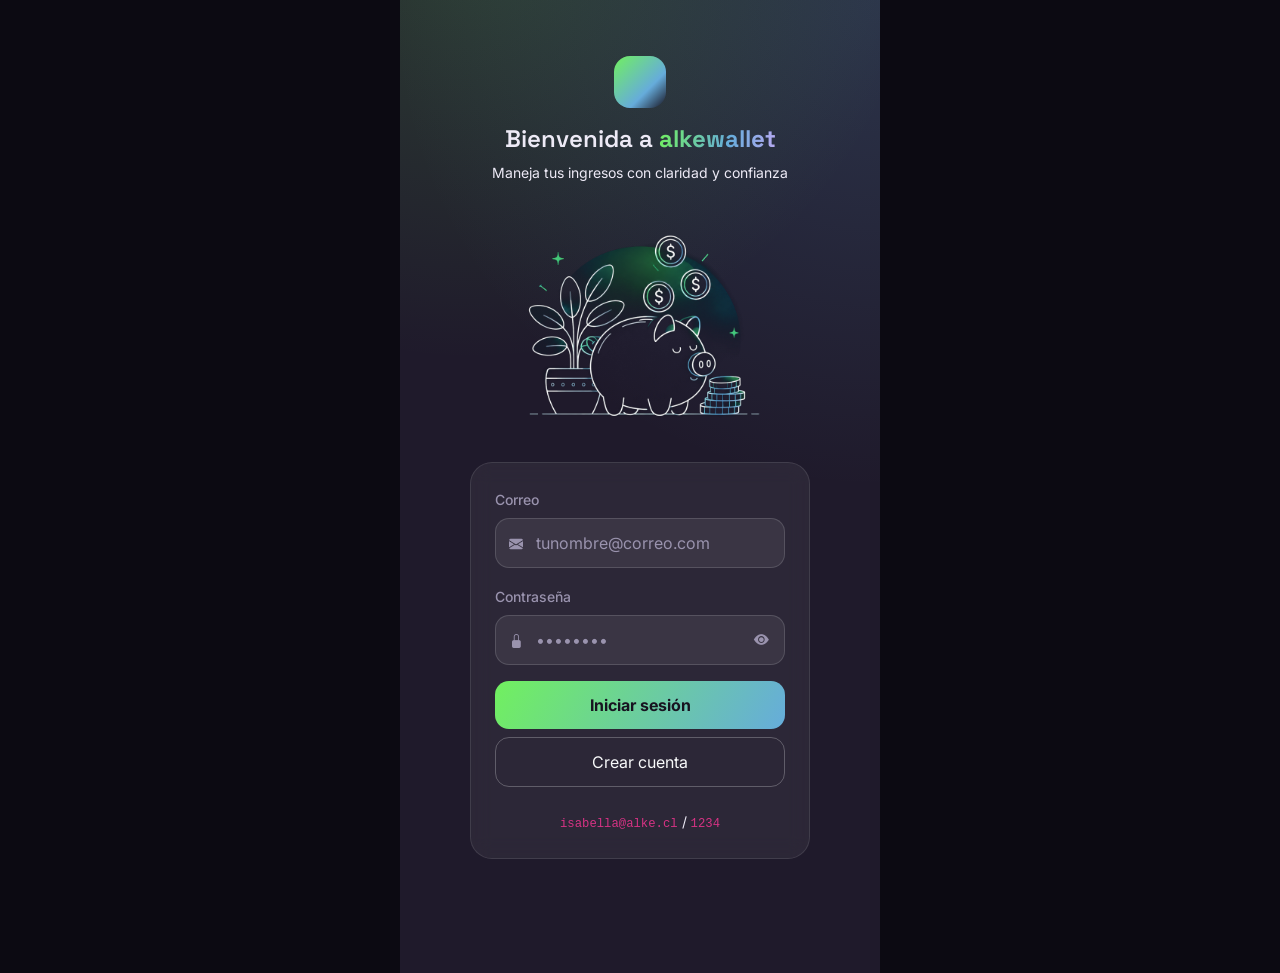
<file: Alke_wallet/index.html>
<!DOCTYPE html>
<html lang="es">
<head>
  <meta charset="UTF-8">
  <meta name="viewport" content="width=device-width, initial-scale=1.0">
  <title>Alke Wallet</title>
  <script src="js/common.js"></script>
</head>
<body>
  <!--
    index.html es solo el punto de entrada del proyecto (Lección 1).
    No tiene interfaz propia: redirige a menu.html si ya hay una
    sesión activa, o a login.html si el usuario todavía no ingresó.
  -->
  <script>
    seedDemoData();
    window.location.href = getCurrentUser() ? 'menu.html' : 'login.html';
  </script>
</body>
</html>
</file>
